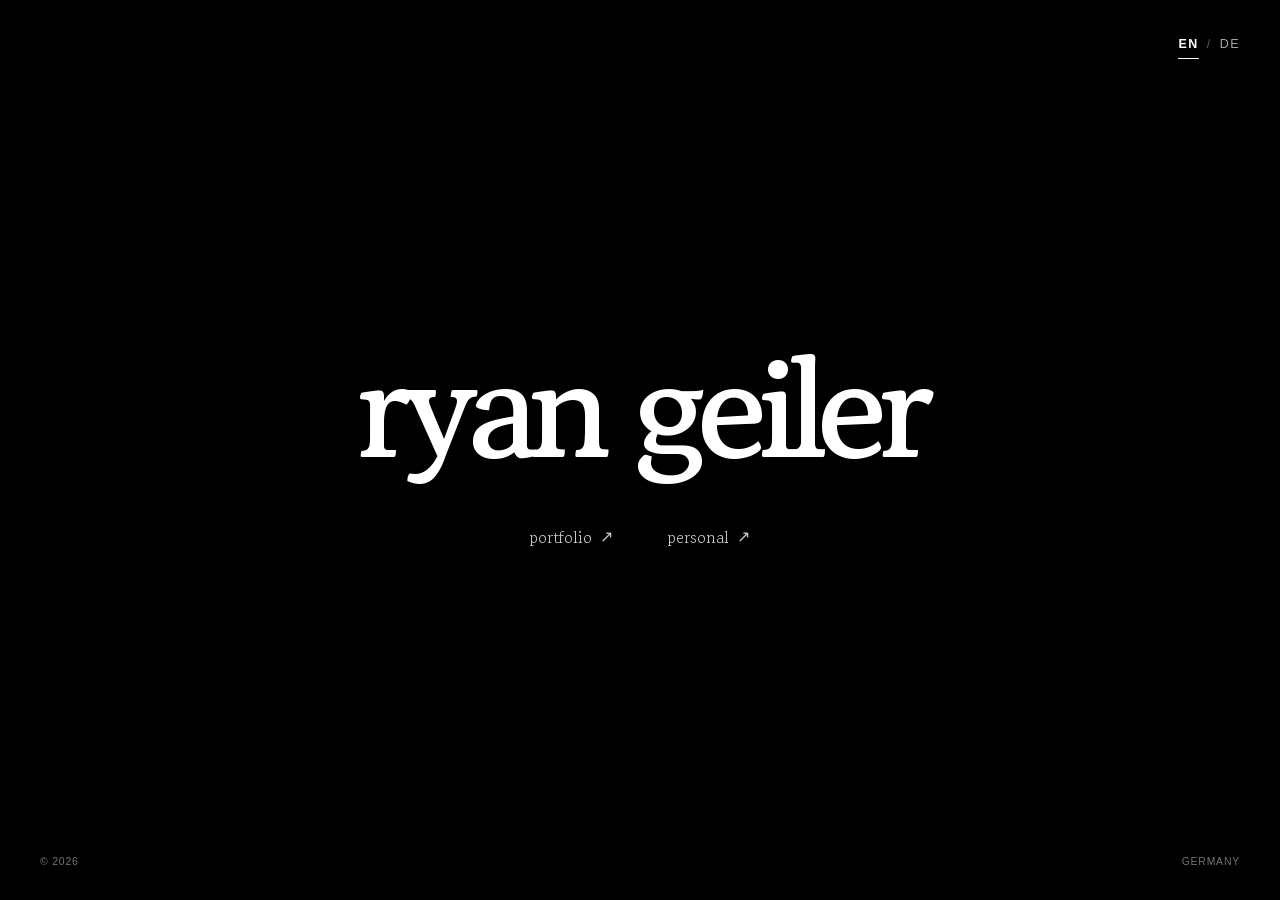
<file: index.html>
<!DOCTYPE html>
<html lang="en">
<head>
    <meta charset="UTF-8">
    <meta name="viewport" content="width=device-width, initial-scale=1.0">

    <title>Ryan Geiler</title>

    <link rel="preconnect" href="https://fonts.googleapis.com">
    <link rel="preconnect" href="https://fonts.gstatic.com" crossorigin>

    <link href="https://fonts.googleapis.com/css2?family=Gowun+Batang:wght@400;700&display=swap" rel="stylesheet">
    <link rel="stylesheet" href="styles.css">
</head>
<body class="landing-page">
    <div class="shooting-star" aria-hidden="true"></div>
    <main class="landing">
        <div class="landing-language" aria-label="Language">
            <a href="#" id="language-en">EN</a><span>/</span><a href="#" id="language-de">DE</a>
        </div>
        <div class="landing-center">
            <h1 class="landing-name">ryan geiler</h1>
            <div class="landing-links">
                <a href="portfolio.html" class="landing-link"><span data-i18n="landing.portfolio">portfolio</span><span class="landing-arrow">↗</span></a>
                <a href="personal.html" class="landing-link"><span data-i18n="landing.personal">personal</span><span class="landing-arrow">↗</span></a>
            </div>
        </div>
        <div class="landing-footer"><span>© 2026</span><span data-i18n="landing.germany">Germany</span></div>
    </main>
    <script src="script.js"></script>
</body>
</html>
</file>
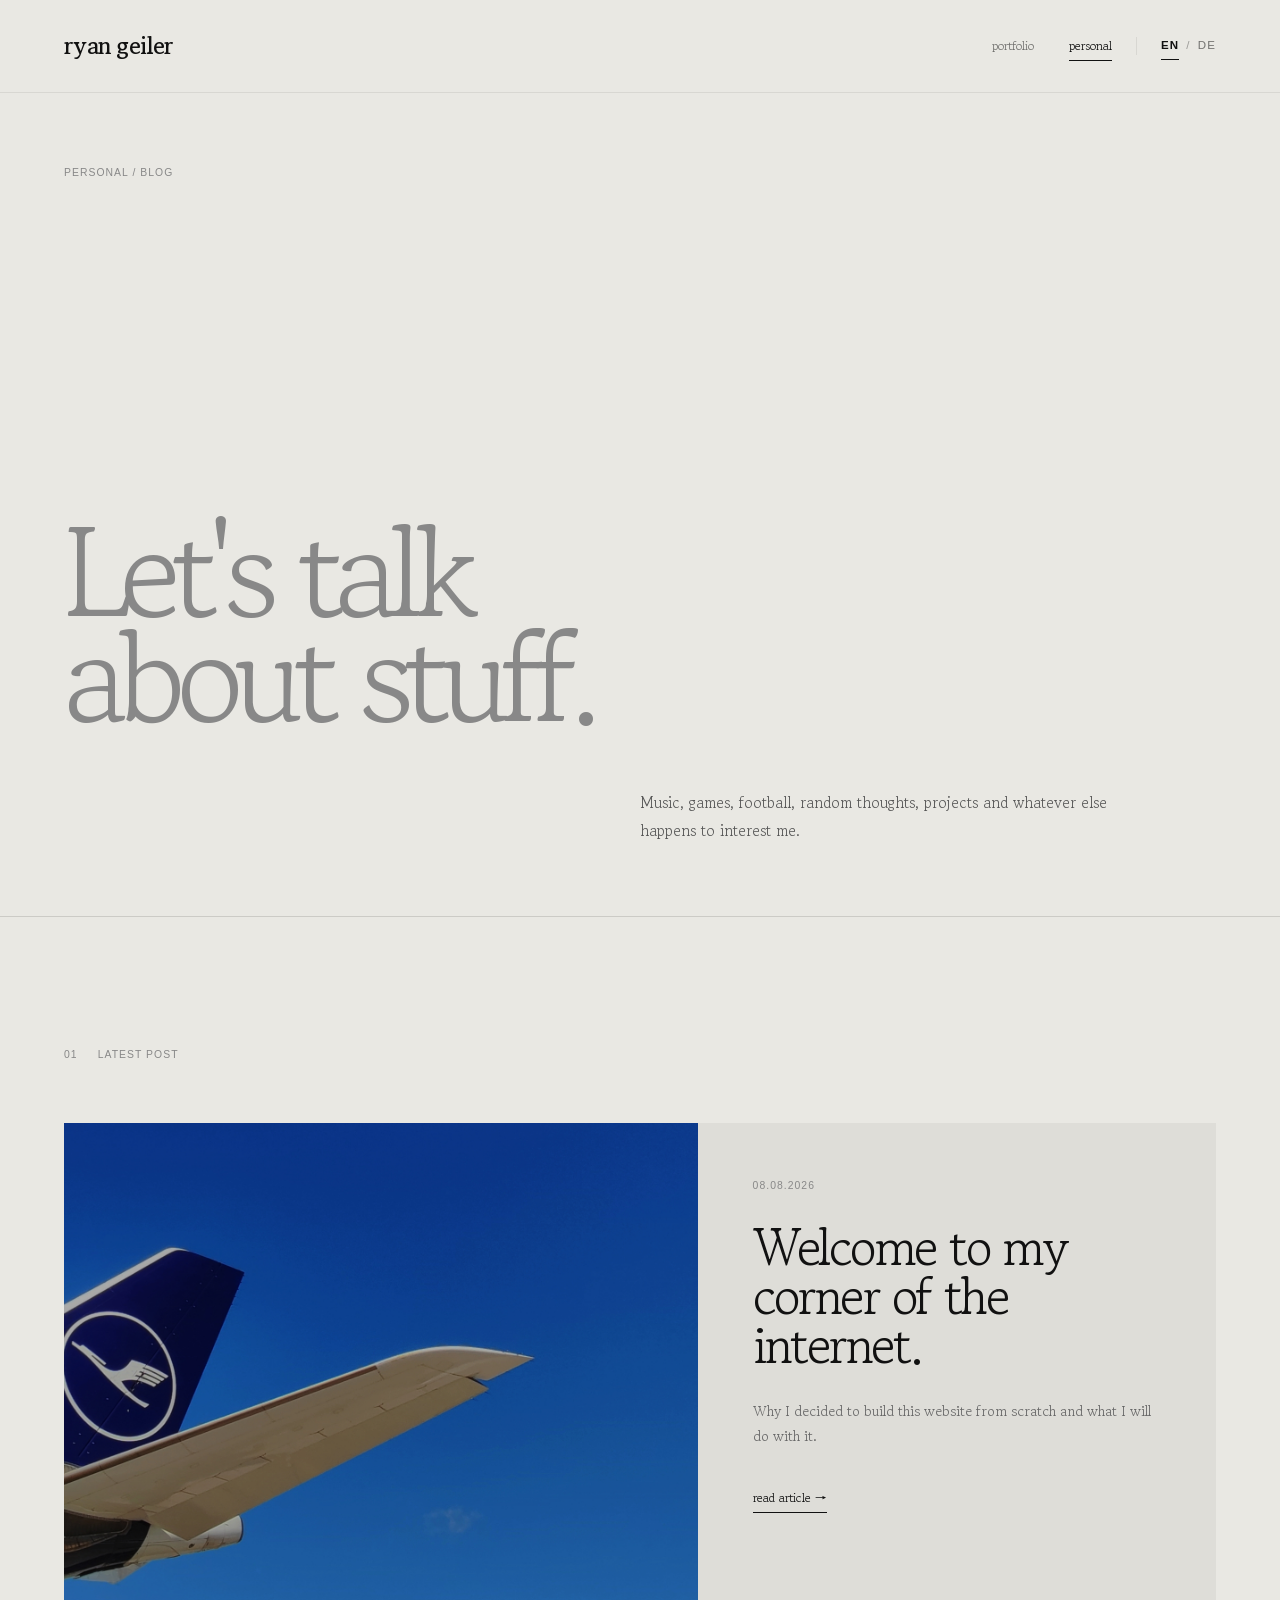
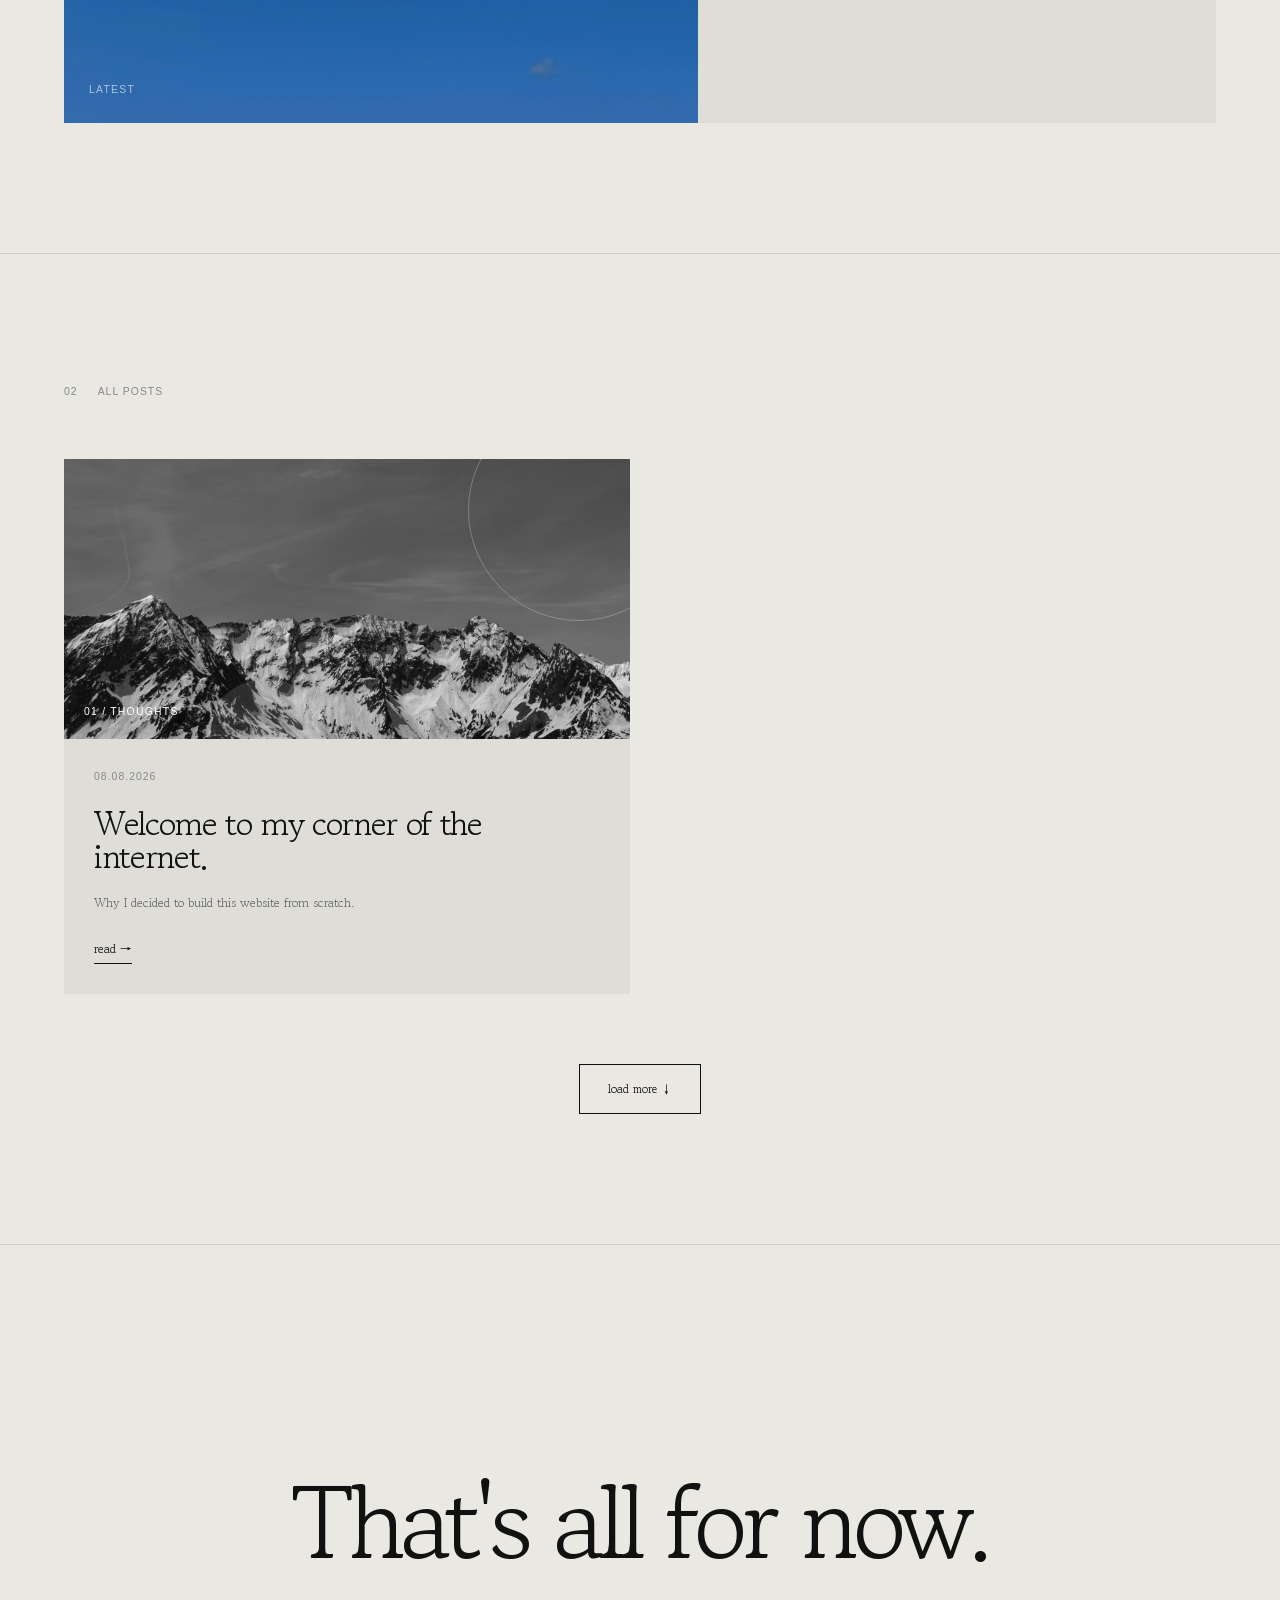
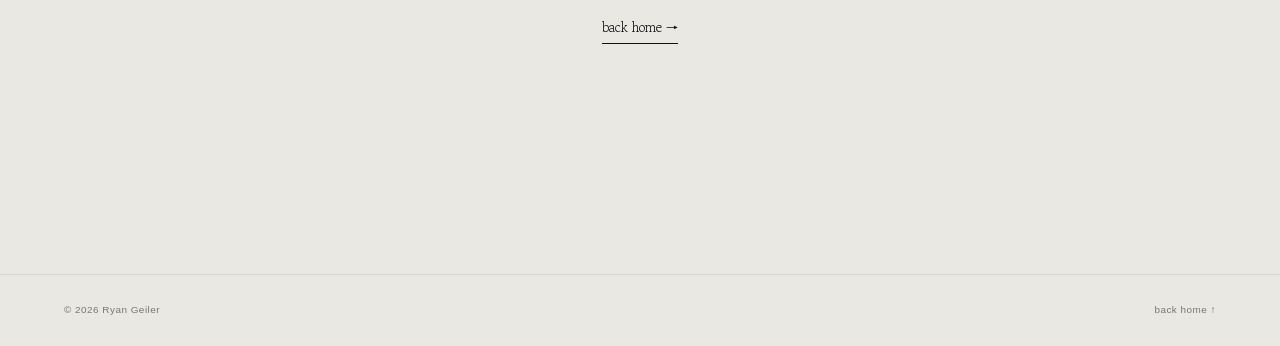
<file: personal.html>
<!DOCTYPE html>
<html lang="en">
<head>
    <meta charset="UTF-8">
    <meta name="viewport" content="width=device-width, initial-scale=1.0">

    <title>Personal - Ryan Geiler</title>

    <link rel="preconnect" href="https://fonts.googleapis.com">
    <link rel="preconnect" href="https://fonts.gstatic.com" crossorigin>

    <link
        href="https://fonts.googleapis.com/css2?family=Gowun+Batang:wght@400;700&display=swap"
        rel="stylesheet"
    >

    <link rel="stylesheet" href="styles.css?v=3">
</head>

<body class="personal-page">

<header class="navigation">

    <a href="index.html" class="navigation-logo">
        ryan geiler
    </a>

    <nav class="navigation-links">

        <div class="navigation-pages">
            <a href="portfolio.html" class="navigation-link" data-i18n="nav.portfolio">
                portfolio
            </a>

            <a href="personal.html" class="navigation-link active" data-i18n="nav.personal">
                personal
            </a>
        </div>

        <span class="navigation-divider" aria-hidden="true"></span>

        <div class="navigation-language" aria-label="Language">
            <a href="#" id="language-en">EN</a>
            <span>/</span>
            <a href="#" id="language-de">DE</a>
        </div>

    </nav>

</header>

<main>

    <section class="personal-hero reveal">

        <div class="personal-label" data-i18n="personal.heroLabel">
            personal / blog
        </div>

        <h1>
            <span data-i18n="personal.heroLine1">Let's talk</span>
            <br>
            <span data-i18n="personal.heroLine2">about stuff.</span>
        </h1>

        <p data-i18n="personal.heroDescription">
            Music, games, football, random thoughts,
            projects and whatever else happens to
            interest me.
        </p>

    </section>

    <section class="personal-featured reveal">

        <div class="personal-section-title">
            <span>01</span>
            <span data-i18n="personal.latestPost">latest post</span>
        </div>

        <button class="featured-post post-trigger" type="button" data-post="post-1">

            <div class="featured-image featured-image-one">
                <span data-i18n="personal.latest">latest</span>
            </div>

            <div class="featured-content">

                <div class="post-date">08.08.2026</div>

                <h2 data-i18n="posts.post1.title">
                    Welcome to my corner 
                    of the internet.
                </h2>

                <p data-i18n="posts.post1.short">
                    Why I decided to build this website from scratch
                    and what I will do with it.
                </p>

                <span class="read-link" data-i18n="personal.readArticle">
                    read article →
                </span>

            </div>

        </button>

    </section>

    <section class="personal-posts reveal">

        <div class="personal-section-title">
            <span>02</span>
            <span data-i18n="personal.allPosts">all posts</span>
        </div>

        <div class="post-grid">

            <button class="post-card post-trigger" type="button" data-post="post-1">
                <div class="post-card-image thoughts">
                    <span data-i18n="postCard.post1.category">01 / thoughts</span>
                </div>
                <div class="post-card-content">
                    <div class="post-date">08.08.2026</div>
                    <h2 data-i18n="posts.post1.title">Welcome to my corner of the internet.</h2>
                    <p data-i18n="posts.post1.card">Why I decided to build this website from scratch.</p>
                    <span class="read-link" data-i18n="personal.read">read →</span>
                </div>
            </button>

<!--            <button class="post-card post-trigger" type="button" data-post="post-2">
                <div class="post-card-image projects">
                    <span data-i18n="postCard.post2.category">02 / music</span>
                </div>
                <div class="post-card-content">
                    <div class="post-date">02.08.2026</div>
                    <h2 data-i18n="posts.post2.title">Songs I've been listening to lately</h2>
                    <p data-i18n="posts.post2.card">A collection of songs that have been on repeat recently.</p>
                    <span class="read-link" data-i18n="personal.read">read →</span>
                </div>
            </button>

            <button class="post-card post-trigger" type="button" data-post="post-3">
                <div class="post-card-image football">
                    <span data-i18n="postCard.post3.category">03 / football</span>
                </div>
                <div class="post-card-content">
                    <div class="post-date">27.07.2026</div>
                    <h2 data-i18n="posts.post3.title">Football, statistics &amp; obsession</h2>
                    <p data-i18n="posts.post3.card">Thoughts about football, data and everything in between.</p>
                    <span class="read-link" data-i18n="personal.read">read →</span>
                </div>
            </button>

            <button class="post-card post-trigger" type="button" data-post="post-4">
                <div class="post-card-image thoughts">
                    <span data-i18n="postCard.post4.category">04 / thoughts</span>
                </div>
                <div class="post-card-content">
                    <div class="post-date">20.07.2026</div>
                    <h2 data-i18n="posts.post4.title">Whatever is on my mind</h2>
                    <p data-i18n="posts.post4.card">Opinions, observations and random thoughts that don't fit anywhere else.</p>
                    <span class="read-link" data-i18n="personal.read">read →</span>
                </div>
            </button>

            <button class="post-card post-trigger post-hidden" type="button" data-post="post-5">
                <div class="post-card-image projects">
                    <span data-i18n="postCard.post5.category">05 / projects</span>
                </div>
                <div class="post-card-content">
                    <div class="post-date">12.07.2026</div>
                    <h2 data-i18n="posts.post5.title">Making weird things for fun</h2>
                    <p data-i18n="posts.post5.card">Random projects, experiments and things I built simply because I could.</p>
                    <span class="read-link" data-i18n="personal.read">read →</span>
                </div>
            </button>

            <button class="post-card post-trigger post-hidden" type="button" data-post="post-6">
                <div class="post-card-image music">
                    <span data-i18n="postCard.post6.category">06 / music</span>
                </div>
                <div class="post-card-content">
                    <div class="post-date">05.07.2026</div>
                    <h2 data-i18n="posts.post6.title">An unnecessarily long music playlist</h2>
                    <p data-i18n="posts.post6.card">Some songs that somehow ended up becoming a very large playlist.</p>
                    <span class="read-link" data-i18n="personal.read">read →</span>
                </div>
            </button>
        -->
        </div>

        <button class="load-more-button" id="load-more" type="button" data-i18n="personal.loadMore">
            load more ↓
        </button>

    </section>

    <section class="personal-end reveal">

        <h2 data-i18n="personal.endHeading">
            That's all for now.
        </h2>

        <a href="index.html" data-i18n="footer.backHomeArrow">
            back home →
        </a>

    </section>

</main>

<footer class="footer">

    <span>© 2026 Ryan Geiler</span>

    <a href="index.html" data-i18n="footer.backHome">
        back home ↑
    </a>

</footer>

<div class="modal" id="post-modal" aria-hidden="true">

    <div class="modal-backdrop"></div>

    <div class="post-modal-window">

        <button
            class="modal-close"
            type="button"
            aria-label="Close post"
            data-i18n-aria="modal.closePost"
        >
            ×
        </button>

        <div class="post-modal-image featured-image-one" id="post-modal-image">

            <span
                id="post-modal-category"
                data-i18n="posts.post1.category"
            >
                thoughts
            </span>

        </div>

        <div class="post-modal-body">

            <div class="post-modal-meta">

                <span id="post-modal-date">
                    08.08.2026
                </span>

                <span id="post-modal-number">
                    01 / 01
                </span>

            </div>

            <h2
                id="post-modal-title"
                data-i18n="posts.post1.title"
            >
                Welcome to my corner of the internet.
            </h2>

            <div
                class="post-modal-text"
                id="post-modal-text"
            >

                <p data-i18n="posts.post1.text.0">
                    I wanted a place that felt more personal than a traditional
                    portfolio and more flexible than a standard social media profile.
                </p>

                <p data-i18n="posts.post1.text.1">
                    So I decided to build my own website from scratch. The idea is
                    to have one side that represents my professional work, education
                    and projects, while another side is simply a place for everything else.
                </p>

                <p data-i18n="posts.post1.text.2">
                    Music, football, random thoughts, projects I am working on,
                    and whatever else I feel like writing about can live here.
                </p>

                <p data-i18n="posts.post1.text.3">
                    So welcome. I'm happy that you are here. Enjoy your stay.
                </p>

            </div>

            <div class="post-modal-navigation">

                <button
                    type="button"
                    class="post-nav-button"
                    id="post-previous"
                    data-i18n="modal.previous"
                >
                    ← previous
                </button>

                <button
                    type="button"
                    class="post-nav-button"
                    id="post-next"
                    data-i18n="modal.next"
                >
                    next →
                </button>

            </div>

        </div>

    </div>

</div>

<script src="script.js?v=3"></script>

</body>
</html>
</file>
<file: styles.css>
/* Rest */

* {
    margin: 0;
    padding: 0;
    box-sizing: border-box;
}

html {
    scroll-behavior: smooth;
}

body {
    background: #f4f3ef;
    color: #111111;
    font-family: "Gowun Batang", Georgia, serif;
    line-height: 1.5;
}

body.modal-open {
    overflow: hidden;
}

button,
input,
textarea {
    font: inherit;
}

button {
    color: inherit;
}

a {
    color: inherit;
    text-decoration: none;
}

::selection {
    background: #111111;
    color: #ffffff;
}


/* Variables */

:root {
    --black: #0a0a0a;
    --white: #ffffff;
    --cream: #f4f3ef;
    --gray: #777777;
    --light-gray: #d8d7d2;
    --dark-gray: #333333;
}


/* Scroll Reveal */

.reveal {
    opacity: 0;
    transform: translateY(70px);

    transition:
        opacity 0.9s ease,
        transform 0.9s cubic-bezier(0.22, 1, 0.36, 1);
}

.reveal.visible {
    opacity: 1;
    transform: translateY(0);
}


/* Landing Page */

.landing-page {
    width: 100%;
    min-height: 100vh;

    background: #000000;
    color: #ffffff;
}

.landing {
    position: relative;

    width: 100%;
    min-height: 100vh;

    display: flex;
    align-items: center;
    justify-content: center;

    padding: 40px;
}

.landing-center {
    text-align: center;
}

.landing-name {
    font-size: clamp(4.5rem, 11vw, 11rem);

    font-weight: 700;

    letter-spacing: -0.07em;

    line-height: 0.9;
}

.landing-links {
    margin-top: 55px;

    display: flex;
    justify-content: center;
    gap: 55px;
}

.landing-link {
    position: relative;

    display: flex;
    align-items: center;
    gap: 8px;

    padding-bottom: 7px;

    font-size: 1rem;

    opacity: 0.8;

    transition: opacity 0.25s ease;
}

.landing-link:hover {
    opacity: 1;
}

.landing-link::after {
    content: "";

    position: absolute;

    left: 0;
    bottom: 0;

    width: 0;
    height: 1px;

    background: #ffffff;

    transition: width 0.3s ease;
}

.landing-link:hover::after {
    width: 100%;
}

.landing-arrow {
    font-family: Arial, Helvetica, sans-serif;

    transition: transform 0.3s ease;
}

.landing-link:hover .landing-arrow {
    transform: translate(3px, -3px);
}

.landing-language {
    position: absolute;

    top: 35px;
    right: 40px;

    z-index: 5;

    display: flex;
    align-items: center;
    gap: 8px;

    font-family: Arial, Helvetica, sans-serif;

    font-size: 0.78rem;

    letter-spacing: 0.12em;

    text-transform: uppercase;
}

.landing-language a {
    position: relative;
  
    opacity: 0.65;

    transition: opacity 0.25s ease;
}

.landing-language a.active-language {
    opacity: 1;
    font-weight: 700;
}

.landing-language a.active-language::after {
    content: "";

    position: absolute;

    left: 0;
    right: 0;
    bottom: -5px;

    height: 1px;

    background: currentColor;
}

.landing-language a:hover {
    opacity: 1;
}

.landing-language span {
    opacity: 0.35;
}

.landing-footer {
    position: absolute;

    left: 40px;
    right: 40px;
    bottom: 30px;

    display: flex;
    justify-content: space-between;

    font-family: Arial, Helvetica, sans-serif;

    font-size: 0.65rem;

    letter-spacing: 0.08em;

    text-transform: uppercase;

    opacity: 0.45;
}


/* Navigation */

.navigation {
    position: relative;
    z-index: 10;

    width: 100%;

    padding: 28px 5vw;

    display: flex;
    align-items: center;
    justify-content: space-between;

    border-bottom: 1px solid var(--light-gray);
}

.navigation-logo {
    font-size: 1.50rem;

    font-weight: 700;

    letter-spacing: -0.03em;
}

.navigation-links {
    display: flex;
    align-items: center;
    gap: 24px;
}

.navigation-pages {
    display: flex;
    align-items: center;
    gap: 35px;
}

.navigation-language {
    display: flex;
    align-items: center;
    gap: 7px;

    font-family: Arial, Helvetica, sans-serif;

    font-size: 0.72rem;

    letter-spacing: 0.1em;
}

.navigation-language a {
    position: relative;

    opacity: 0.55;

    transition: opacity 0.25s ease;
}

.navigation-language a.active-language {
    opacity: 1;
    font-weight: 700;
}

.navigation-language a.active-language::after {
    content: "";

    position: absolute;

    left: 0;
    right: 0;
    bottom: -5px;

    height: 1px;

    background: currentColor;
}

.navigation-language a:hover {
    opacity: 1;
}

.navigation-language span {
    opacity: 0.35;
}

.navigation-divider {
    width: 1px;
    height: 18px;

    background: var(--light-gray);
}

.navigation-link {
    position: relative;

    font-size: 0.8rem;

    opacity: 0.55;

    transition: opacity 0.25s ease;
}

.navigation-link:hover,
.navigation-link.active {
    opacity: 1;
}

.navigation-link::after {
    content: "";

    position: absolute;

    left: 0;
    bottom: -5px;

    width: 0;
    height: 1px;

    background: currentColor;

    transition: width 0.25s ease;
}

.navigation-link:hover::after,
.navigation-link.active::after {
    width: 100%;
}


/* Portfolio: Hero */

.portfolio-page {
    background: var(--cream);
}

.portfolio-hero {
    width: 100%;
    min-height: calc(100vh - 77px);

    padding: 8vh 5vw 7vh;

    display: flex;
    flex-direction: column;
    justify-content: space-between;
}

.hero-label {
    display: flex;
    gap: 20px;

    color: var(--gray);

    font-family: Arial, Helvetica, sans-serif;

    font-size: 0.7rem;

    letter-spacing: 0.12em;

    text-transform: uppercase;
}

.section-number {
    color: #999999;
}

.hero-content {
    display: grid;
    grid-template-columns: 65% 35%;

    gap: 50px;

    align-items: end;
}

.hero-content h1 {
    font-size: clamp(5rem, 10vw, 11rem);

    font-weight: 400;

    letter-spacing: -0.075em;

    line-height: 0.82;
}

.hero-content h1 span {
    color: #777777;
}

.hero-description {
    padding-bottom: 10px;
}

.hero-description p {
    max-width: 380px;

    color: #555555;

    font-size: 1rem;

    line-height: 1.7;
}

.scroll-indicator {
    display: block;

    margin-top: 80px;

    color: #999999;

    font-family: Arial, Helvetica, sans-serif;

    font-size: 0.65rem;

    letter-spacing: 0.08em;

    text-transform: uppercase;
}


/* Portfolio: Sections */

.portfolio-section {
    width: 100%;

    padding: 140px 5vw;

    display: grid;
    grid-template-columns: 20% 80%;

    border-top: 1px solid var(--light-gray);
}

.section-label {
    display: flex;
    flex-direction: column;

    gap: 8px;

    color: #777777;

    font-family: Arial, Helvetica, sans-serif;

    font-size: 0.65rem;

    letter-spacing: 0.1em;

    text-transform: uppercase;
}


/* Portfolio: About */

.about-content {
    max-width: 1000px;
}

.about-content h2 {
    max-width: 900px;

    font-size: clamp(3rem, 5.5vw, 6rem);

    font-weight: 400;

    letter-spacing: -0.055em;

    line-height: 0.95;
}

.about-columns {
    max-width: 800px;

    margin-top: 70px;

    display: grid;
    grid-template-columns: 1fr 1fr;

    gap: 60px;
}

.about-columns p {
    color: #555555;

    font-size: 0.95rem;

    line-height: 1.8;
}


/* Portfolio: Experience */

.experience-container {
    display: grid;
    grid-template-columns: 1fr 1fr;

    gap: 20px;
}

.experience-card {
    min-height: 420px;

    padding: 35px;

    display: flex;
    flex-direction: column;

    background: #ebeae5;

    border: 1px solid #deddd8;

    transition:
        transform 0.35s ease,
        background 0.35s ease;
}

.experience-card:hover {
    transform: translateY(-6px);

    background: #e5e4df;
}

.experience-top {
    display: flex;
    justify-content: space-between;

    color: #888888;

    font-family: Arial, Helvetica, sans-serif;

    font-size: 0.6rem;

    letter-spacing: 0.1em;

    text-transform: uppercase;
}

.experience-card h3 {
    margin-top: auto;

    font-size: 2.3rem;

    font-weight: 400;

    letter-spacing: -0.04em;

    line-height: 1;
}

.experience-company {
    margin-top: 10px;

    color: #777777;

    font-size: 0.9rem;
}

.experience-description {
    max-width: 450px;

    margin-top: 30px;

    color: #555555;

    font-size: 0.85rem;

    line-height: 1.7;
}

.card-tags {
    display: flex;
    flex-wrap: wrap;

    gap: 7px;

    margin-top: 30px;
}

.card-tags span {
    padding: 6px 10px;

    border: 1px solid #c9c8c3;

    border-radius: 100px;

    color: #666666;

    font-family: Arial, Helvetica, sans-serif;

    font-size: 0.6rem;

    text-transform: uppercase;
}


/* Portfolio: Education */

.education-container {
    width: 100%;
}

.education-card {
    min-height: 180px;

    padding: 35px 0;

    display: grid;
    grid-template-columns: 18% 1fr auto;

    align-items: center;

    border-top: 1px solid var(--light-gray);

    transition: padding 0.3s ease;
}

.education-card:last-child {
    border-bottom: 1px solid var(--light-gray);
}

.education-card:hover {
    padding-left: 20px;
    padding-right: 20px;
}

.education-year {
    color: #888888;

    font-family: Arial, Helvetica, sans-serif;

    font-size: 0.7rem;
}

.education-type {
    color: #999999;

    font-family: Arial, Helvetica, sans-serif;

    font-size: 0.6rem;

    letter-spacing: 0.1em;
}

.education-main h3 {
    margin-top: 8px;

    font-size: clamp(1.8rem, 3vw, 3rem);

    font-weight: 400;

    letter-spacing: -0.04em;

    line-height: 1;
}

.education-main p {
    margin-top: 10px;

    color: #777777;

    font-size: 0.85rem;
}

.education-arrow {
    font-family: Arial, Helvetica, sans-serif;

    font-size: 1.5rem;

    transition: transform 0.3s ease;
}

.education-arrow:hover {
    transform: translate(5px, -5px);
}

.education-card:hover .education-arrow {
    transform: translate(5px, -5px);
}


/* Portfolio: Projects */

.projects-grid {
    display: grid;

    grid-template-columns: repeat(2, 1fr);

    gap: 20px;
}

.project-card {
    width: 100%;

    padding: 0;

    display: flex;
    flex-direction: column;

    border: 1px solid #deddd8;

    background: #ebeae5;

    overflow: hidden;

    text-align: left;

    cursor: pointer;

    transition:
        transform 0.35s ease,
        box-shadow 0.35s ease;
}

.project-card:hover {
    transform: translateY(-7px);

    box-shadow: 0 20px 50px rgba(0, 0, 0, 0.06);
}

.project-large {
    grid-column: span 2;
}

.project-image {
    position: relative;

    width: 100%;
    height: 320px;

    padding: 20px;

    display: flex;
    align-items: flex-start;
    justify-content: flex-end;

    overflow: hidden;
}

.project-image img {
    width: 100%;
    height: 100%;
    object-fit: cover;
    display: block;
}

.project-large .project-image {
    height: 450px;
}

.project-image span {
    position: relative;
    z-index: 2;

    color: rgba(255, 255, 255, 0.7);

    font-family: Arial, Helvetica, sans-serif;

    font-size: 0.7rem;
}

.project-image-one {
    background: #171717 url("images/projects/sc-freiburg.svg") center / cover no-repeat;
}

.project-image-one::before {
    content: "";

    display: none;

    position: absolute;

    width: 500px;
    height: 500px;

    left: -100px;
    bottom: -280px;

    border-radius: 50%;

    background: #333333;
}

.project-image-one::after {
    content: "";

    display: none;

    position: absolute;

    width: 250px;
    height: 250px;

    right: 10%;
    top: 20%;

    border: 1px solid #666666;

    border-radius: 50%;
}

.project-image-two {
    background: #262626 url("images/projects/lethalcompany.jpg") center / cover no-repeat;
}

.project-image-two::before {
    content: "";

    display: none;

    position: absolute;

    width: 220px;
    height: 220px;

    left: 20%;
    top: 20%;

    border-radius: 50%;

    background: #555555;
}

.project-image-two::after {
    content: "";

    display: none;

    position: absolute;

    width: 100px;
    height: 100px;

    right: 20%;
    bottom: 15%;

    border-radius: 50%;

    background: #999999;
}

.project-image-three {
    background: #d4d3ce url("images/projects/bachelorthesis2.jpg") center / cover no-repeat;
}

.project-image-three::before {
    content: "";

    display: none;

    position: absolute;

    width: 300px;
    height: 300px;

    left: -80px;
    top: -100px;

    border: 1px solid #999999;

    border-radius: 50%;
}

.project-image-three::after {
    content: "";

    display: none;

    position: absolute;

    width: 180px;
    height: 180px;

    right: 20%;
    bottom: -70px;

    border-radius: 50%;

    background: #888888;
}

.project-info {
    padding: 28px 30px 0;

    display: flex;
    justify-content: space-between;

    gap: 30px;
}

.project-info h3 {
    font-size: 2rem;

    font-weight: 400;

    letter-spacing: -0.04em;

    line-height: 1;
}

.project-info p {
    max-width: 500px;

    margin-top: 12px;

    color: #777777;

    font-size: 0.8rem;
}

.project-link {
    font-family: Arial, Helvetica, sans-serif;

    font-size: 1.3rem;

    transition: transform 0.3s ease;
}

.project-card:hover .project-link {
    transform: translate(4px, -4px);
}

.project-tags {
    padding: 20px 30px 30px;

    display: flex;
    flex-wrap: wrap;

    gap: 7px;
}

.project-tags span {
    padding: 5px 9px;

    border: 1px solid #c9c8c3;

    border-radius: 100px;

    color: #777777;

    font-family: Arial, Helvetica, sans-serif;

    font-size: 0.58rem;

    text-transform: uppercase;
}


/* Portfolio: Skills */

.skills-container {
    max-width: 1000px;
}

.skills-container h2 {
    margin-bottom: 60px;

    font-size: clamp(3rem, 5vw, 5rem);

    font-weight: 400;

    letter-spacing: -0.05em;
}

.skills-list {
    display: flex;
    flex-wrap: wrap;

    gap: 10px;
}

.skills-list span {
    padding: 13px 20px;

    border: 1px solid #c9c8c3;

    border-radius: 100px;

    font-size: 0.8rem;

    transition:
        background 0.25s ease,
        color 0.25s ease;
}

.skills-list span:hover {
    background: #111111;

    color: #ffffff;
}


/* Portfolio: Contact */

.portfolio-contact {
    min-height: 80vh;

    padding: 100px 5vw;

    display: flex;
    flex-direction: column;
    align-items: center;
    justify-content: center;

    text-align: center;

    border-top: 1px solid var(--light-gray);
}

.contact-small {
    margin-bottom: 25px;

    color: #888888;

    font-family: Arial, Helvetica, sans-serif;

    font-size: 0.65rem;

    letter-spacing: 0.12em;

    text-transform: uppercase;
}

.portfolio-contact h2 {
    font-size: clamp(5rem, 11vw, 11rem);

    font-weight: 400;

    letter-spacing: -0.07em;

    line-height: 0.85;
}

.portfolio-contact > a {
    margin-top: 55px;

    padding-bottom: 8px;

    border-bottom: 1px solid #111111;

    font-size: 1rem;
}


/* Personal: Hero */

.personal-page {
    background: #e9e8e3;
}

.personal-hero {
    min-height: calc(100vh - 77px);

    padding: 8vh 5vw;

    display: flex;
    flex-direction: column;
    justify-content: center;
}

.personal-label {
    margin-bottom: auto;

    color: #888888;

    font-family: Arial, Helvetica, sans-serif;

    font-size: 0.65rem;

    letter-spacing: 0.1em;

    text-transform: uppercase;
}

.personal-hero h1 {
    margin-top: 15vh;

    font-size: clamp(5rem, 10vw, 11rem);

    font-weight: 400;

    letter-spacing: -0.075em;

    line-height: 0.82;
}

.personal-hero h1 span {
    color: #888888;
}

.personal-hero > p {
    max-width: 500px;

    margin-top: 60px;
    margin-left: 50%;

    color: #555555;

    font-size: 0.95rem;

    line-height: 1.8;
}


/* Personal: Sections */

.personal-featured,
.personal-posts {
    padding: 130px 5vw;

    border-top: 1px solid #cccbc6;
}

.personal-section-title {
    margin-bottom: 60px;

    display: flex;

    gap: 20px;

    color: #888888;

    font-family: Arial, Helvetica, sans-serif;

    font-size: 0.65rem;

    letter-spacing: 0.1em;

    text-transform: uppercase;
}


/* Personal: Latest Post */

.featured-post {
    width: 100%;
    max-width: 1300px;

    margin: 0 auto;

    padding: 0;

    display: grid;
    grid-template-columns: 55% 45%;

    border: 0;

    background: #deddd8;

    text-align: left;

    cursor: pointer;

    overflow: hidden;

    transition:
        transform 0.35s ease,
        box-shadow 0.35s ease;
}

.featured-post:hover {
    transform: translateY(-7px);

    box-shadow: 0 25px 60px rgba(0, 0, 0, 0.08);
}

.featured-image {
    min-height: 600px;

    padding: 25px;

    display: flex;
    align-items: flex-end;

    color: #ffffff;
}

.featured-image-one {
    background: #1a1a1a url("images/posts/post-1.jpg") center / cover no-repeat;
}

.featured-image span {
    font-family: Arial, Helvetica, sans-serif;

    font-size: 0.65rem;

    letter-spacing: 0.12em;

    text-transform: uppercase;

    opacity: 0.6;
}

.featured-content {
    padding: 55px;

    display: flex;
    flex-direction: column;
    justify-content: center;
}

.post-date {
    margin-bottom: 30px;

    color: #888888;

    font-family: Arial, Helvetica, sans-serif;

    font-size: 0.65rem;

    letter-spacing: 0.1em;

    text-transform: uppercase;
}

.featured-content h2 {
    font-size: clamp(2.8rem, 4vw, 4.5rem);

    font-weight: 400;

    letter-spacing: -0.05em;

    line-height: 0.95;
}

.featured-content p {
    max-width: 450px;

    margin-top: 30px;

    color: #666666;

    font-size: 0.9rem;

    line-height: 1.7;
}

.read-link {
    align-self: flex-start;

    margin-top: 40px;

    padding-bottom: 5px;

    border-bottom: 1px solid #111111;

    font-size: 0.8rem;
}


/* Personal: All Posts */

.post-grid {
    max-width: 1300px;

    margin: 0 auto;

    display: grid;

    grid-template-columns: repeat(2, 1fr);

    gap: 20px;
}

.post-card {
    width: 100%;

    padding: 0;

    border: 0;

    background: #deddd8;

    text-align: left;

    cursor: pointer;

    overflow: hidden;

    transition:
        transform 0.35s ease,
        box-shadow 0.35s ease;
}

.post-card:hover {
    transform: translateY(-7px);

    box-shadow: 0 20px 50px rgba(0, 0, 0, 0.07);
}

.post-card-image {
    position: relative;

    height: 280px;

    padding: 20px;

    display: flex;
    align-items: flex-end;

    overflow: hidden;

    color: #ffffff;

    font-family: Arial, Helvetica, sans-serif;

    font-size: 0.65rem;

    letter-spacing: 0.12em;

    text-transform: uppercase;
}

.post-card-image::before {
    content: "";

    position: absolute;

    width: 220px;
    height: 220px;

    right: -60px;
    top: -60px;

    border: 1px solid rgba(255, 255, 255, 0.25);

    border-radius: 50%;
}

.post-card-image::after {
    content: "";

    position: absolute;

    width: 120px;
    height: 120px;

    left: 25%;
    bottom: -60px;

    border-radius: 50%;

    background: rgba(255, 255, 255, 0.12);
}

.post-card-image span {
    position: relative;
    z-index: 2;
}

.music {
    background: #242424 url("images/posts/music.jpg") center / cover no-repeat;
}

.projects {
    background: #5c5b56 url("images/posts/projects.jpg") center / cover no-repeat;
}

.football {
    background: #1c1c1c url("images/posts/football.jpg") center / cover no-repeat;
}

.thoughts {
    background: #96958e url("images/posts/thoughts.jpg") center / cover no-repeat;
}

.post-card-content {
    padding: 30px;
}

.post-card-content .post-date {
    margin-bottom: 22px;
}

.post-card-content h2 {
    max-width: 500px;

    font-size: 2.1rem;

    font-weight: 400;

    letter-spacing: -0.04em;

    line-height: 1;
}

.post-card-content p {
    max-width: 450px;

    margin-top: 18px;

    color: #666666;

    font-size: 0.8rem;

    line-height: 1.7;
}

.post-card-content .read-link {
    display: inline-block;

    margin-top: 25px;
}


/* Personal: Load More */

.post-hidden {
    display: none;
}

.load-more-button {
    display: block;

    margin: 70px auto 0;

    padding: 15px 28px;

    border: 1px solid #111111;

    background: transparent;

    cursor: pointer;

    font-size: 0.75rem;

    transition:
        background 0.25s ease,
        color 0.25s ease;
}

.load-more-button:hover {
    background: #111111;

    color: #ffffff;
}

.load-more-button.hidden {
    display: none;
}


/* Personal: End Section */

.personal-end {
    min-height: 70vh;

    padding: 100px 5vw;

    display: flex;
    flex-direction: column;
    align-items: center;
    justify-content: center;

    text-align: center;

    border-top: 1px solid #cccbc6;
}

.personal-end h2 {
    font-size: clamp(4rem, 8vw, 8rem);

    font-weight: 400;

    letter-spacing: -0.06em;

    line-height: 0.9;
}

.personal-end a {
    margin-top: 50px;

    padding-bottom: 5px;

    border-bottom: 1px solid #111111;

    font-size: 0.85rem;
}


/* Page Footer */

.footer {
    padding: 28px 5vw;

    display: flex;
    align-items: center;
    justify-content: space-between;

    border-top: 1px solid var(--light-gray);

    color: #777777;

    font-family: Arial, Helvetica, sans-serif;

    font-size: 0.62rem;

    letter-spacing: 0.05em;
}


/* Page Modals */

.modal {
    position: fixed;

    inset: 0;

    z-index: 1000;

    display: flex;
    align-items: center;
    justify-content: center;

    padding: 30px;

    visibility: hidden;
    pointer-events: none;
}

.modal.open {
    visibility: visible;
    pointer-events: auto;
}

.modal.open {
    visibility: visible;
}

.modal-backdrop {
    position: absolute;

    inset: 0;

    background: rgba(0, 0, 0, 0.72);

    opacity: 0;

    transition: opacity 0.4s ease;
}

.modal.open .modal-backdrop {
    opacity: 1;
}


/* Project: Modal */

.modal-window {
    position: relative;
    z-index: 2;

    width: min(1000px, 100%);

    max-height: 90vh;

    overflow-y: auto;

    padding: 50px;

    background: #ebeae5;

    transform: translateY(80px);

    opacity: 0;

    transition:
        transform 0.5s cubic-bezier(0.22, 1, 0.36, 1),
        opacity 0.4s ease;
}

.modal.open .modal-window {
    transform: translateY(0);

    opacity: 1;
}

.modal-close {
    position: absolute;
    z-index: 10;

    top: 20px;
    right: 25px;

    width: 35px;
    height: 35px;

    border: 0;

    background: transparent;

    cursor: pointer;

    font-family: Arial, Helvetica, sans-serif;

    font-size: 1.8rem;

    font-weight: 200;

    line-height: 1;

    opacity: 0.5;

    transition: opacity 0.2s ease;
}

.modal-close:hover {
    opacity: 1;
}

.modal-top {
    display: flex;

    gap: 20px;

    color: #888888;

    font-family: Arial, Helvetica, sans-serif;

    font-size: 0.65rem;

    letter-spacing: 0.1em;

    text-transform: uppercase;
}

.modal-content {
    padding-top: 80px;
}

.modal-content h2 {
    max-width: 800px;

    font-size: clamp(3.5rem, 7vw, 7rem);

    font-weight: 400;

    letter-spacing: -0.06em;

    line-height: 0.9;
}

.modal-date {
    margin-top: 20px;

    color: #888888;

    font-family: Arial, Helvetica, sans-serif;

    font-size: 0.7rem;
}

.modal-description {
    max-width: 700px;

    margin-top: 50px;

    color: #444444;

    font-size: 1rem;

    line-height: 1.8;
}

.modal-details {
    margin-top: 70px;

    display: grid;
    grid-template-columns: 1fr 1fr;

    gap: 60px;

    padding-top: 30px;

    border-top: 1px solid #ccccca;
}

.modal-detail > span {
    color: #888888;

    font-family: Arial, Helvetica, sans-serif;

    font-size: 0.6rem;

    letter-spacing: 0.1em;

    text-transform: uppercase;
}

.modal-detail p {
    margin-top: 15px;

    color: #555555;

    font-size: 0.85rem;

    line-height: 1.7;
}

.modal-tags {
    margin-top: 15px;

    display: flex;
    flex-wrap: wrap;

    gap: 7px;
}

.modal-tags span {
    padding: 7px 11px;

    border: 1px solid #c9c8c3;

    border-radius: 100px;

    font-family: Arial, Helvetica, sans-serif;

    font-size: 0.6rem;
}

.modal-github {
    display: inline-block;

    margin-top: 60px;

    padding-bottom: 7px;

    border-bottom: 1px solid #111111;

    font-size: 0.85rem;
}


/* Posting Modal */

.post-modal-window {
    position: relative;
    z-index: 2;

    width: min(1100px, 100%);
    max-height: calc(100vh - 60px);

    display: flex;
    flex-direction: column;

    overflow: hidden;

    background: #deddd8;

    transform: translateY(80px);

    opacity: 0;

    transition:
        transform 0.5s cubic-bezier(0.22, 1, 0.36, 1),
        opacity 0.4s ease;
}

.post-modal-window {
    box-sizing: border-box;
}

.post-modal-body {
    box-sizing: border-box;
}

.post-modal-text p {
    margin: 0;
}

.post-modal-text p + p {
    margin-top: 25px;
}

.modal.open .post-modal-window {
    transform: translateY(0);

    opacity: 1;
}

.post-modal-image {
    position: relative;

    flex: 0 0 400px;
    height: 400px;

    padding: 25px;

    display: flex;
    align-items: flex-end;

    color: #ffffff;

    overflow: hidden;
}

.post-modal-image::before {
    content: "";

    display: none;

    position: absolute;

    width: 350px;
    height: 350px;

    right: -80px;
    top: -100px;

    border: 1px solid rgba(255, 255, 255, 0.25);

    border-radius: 50%;
}

.post-modal-image::after {
    content: "";

    display: none;

    position: absolute;

    width: 180px;
    height: 180px;

    left: 30%;
    bottom: -80px;

    border-radius: 50%;

    background: rgba(255, 255, 255, 0.12);
}

.post-modal-image span {
    position: relative;
    z-index: 2;

    font-family: Arial, Helvetica, sans-serif;

    font-size: 0.65rem;

    letter-spacing: 0.12em;

    text-transform: uppercase;
}

.post-modal-body {
    padding: 55px;
    overflow-y: auto;
    min-height: 0;
}

.post-modal-meta {
    display: flex;
    justify-content: space-between;

    color: #888888;

    font-family: Arial, Helvetica, sans-serif;

    font-size: 0.65rem;

    letter-spacing: 0.1em;

    text-transform: uppercase;
}

.post-modal-body h2 {
    max-width: 900px;

    margin-top: 50px;

    font-size: clamp(3rem, 6vw, 6rem);

    font-weight: 400;

    letter-spacing: -0.06em;

    line-height: 0.9;
}

.post-modal-text {
    max-width: 700px;

    margin-top: 55px;

    color: #444444;

    font-size: 0.95rem;

    line-height: 1.9;
    overflow-wrap: anywhere;
}

.post-modal-text p + p {
    margin-top: 25px;
}

.post-modal-navigation {
    margin-top: 70px;

    padding-top: 25px;

    display: flex;
    justify-content: space-between;

    border-top: 1px solid #c4c3be;
}

.post-nav-button {
    padding: 8px 0;

    border: 0;

    border-bottom: 1px solid #111111;

    background: transparent;

    cursor: pointer;

    font-size: 0.75rem;

    transition: opacity 0.2s ease;
}

.post-nav-button:hover {
    opacity: 0.5;
}


/* Responsive Pages */

@media (max-width: 900px) {

    .hero-content {
        grid-template-columns: 1fr;
    }

    .hero-description {
        max-width: 500px;
    }

    .scroll-indicator {
        margin-top: 40px;
    }

    .portfolio-section {
        grid-template-columns: 1fr;

        gap: 60px;
    }

    .experience-container {
        grid-template-columns: 1fr;
    }

    .featured-post {
        grid-template-columns: 1fr;
    }

    .featured-image {
        min-height: 400px;
    }

    .personal-hero > p {
        margin-left: 0;
    }

    .modal-details {
        grid-template-columns: 1fr;
    }
}


@media (max-width: 700px) {

    .navigation {
        padding: 24px;
    }

    .navigation-links {
        gap: 18px;
    }

    .navigation-pages {
        gap: 20px;
    }

    .navigation-language {
        gap: 6px;
        font-size: 0.68rem;
    }

    .navigation-divider {
        height: 16px;
    }

    .landing-language {
        top: 25px;
        right: 25px;
        font-size: 0.74rem;
    }

    .landing {
        padding: 25px;
    }

    .landing-name {
        font-size: 17vw;
    }

    .landing-links {
        margin-top: 40px;

        gap: 30px;
    }

    .landing-footer {
        left: 25px;
        right: 25px;
        bottom: 20px;
    }

    .portfolio-hero {
        min-height: calc(100vh - 70px);

        padding: 50px 25px;
    }

    .hero-content h1 {
        font-size: 18vw;
    }

    .portfolio-section {
        padding: 90px 25px;
    }

    .about-columns {
        grid-template-columns: 1fr;

        gap: 25px;

        margin-top: 45px;
    }

    .education-card {
        grid-template-columns: 1fr auto;

        gap: 20px;
    }

    .education-year {
        grid-column: 1 / -1;
    }

    .projects-grid {
        grid-template-columns: 1fr;
    }

    .project-large {
        grid-column: span 1;
    }

    .project-large .project-image,
    .project-image {
        height: 300px;
    }

    .personal-hero {
        min-height: calc(100vh - 70px);

        padding: 50px 25px;
    }

    .personal-hero h1 {
        font-size: 18vw;
    }

    .personal-hero > p {
        margin-top: 40px;
    }

    .personal-featured,
    .personal-posts {
        padding: 90px 25px;
    }

    .featured-content {
        padding: 35px;
    }

    .post-grid {
        grid-template-columns: 1fr;
    }

    .portfolio-contact {
        min-height: 70vh;

        padding: 80px 25px;
    }

    .footer {
        padding: 24px 25px;
    }

    .modal {
        padding: 15px;
    }

    .modal-window {
        padding: 30px;

        max-height: 95vh;
    }

    .modal-content {
        padding-top: 60px;
    }

    .post-modal-window {
        max-height: calc(100vh - 30px);
    }

    .post-modal-image {
        flex-basis: 280px;
        height: 280px;
    }

    .post-modal-body {
        padding: 30px;
    }
}


@media (max-width: 450px) {

    .navigation {
        align-items: flex-start;
    }

    .navigation-links {
        flex-direction: row;
        align-items: center;
        gap: 12px;
    }

    .navigation-pages {
        gap: 14px;
    }

    .navigation-divider {
        height: 15px;
    }

    .navigation-language {
        gap: 5px;
        font-size: 0.62rem;
    }

    .landing-language {
        top: 20px;
        right: 20px;
    }

    .landing-links {
        flex-direction: column;

        gap: 18px;
    }

    .hero-content h1,
    .personal-hero h1 {
        font-size: 20vw;
    }

    .experience-card {
        min-height: 380px;

        padding: 25px;
    }

    .experience-card h3 {
        font-size: 1.9rem;
    }

    .education-main h3 {
        font-size: 1.7rem;
    }

    .project-info {
        padding: 22px 20px 0;
    }

    .project-info h3 {
        font-size: 1.6rem;
    }

    .project-tags {
        padding: 15px 20px 22px;
    }

    .featured-content {
        padding: 28px;
    }

    .post-card-content {
        padding: 25px;
    }

    .post-card-content h2 {
        font-size: 1.8rem;
    }

    .modal-window {
        padding: 25px;
    }

    .modal-content h2 {
        font-size: 3rem;
    }

    .post-modal-body h2 {
        font-size: 3rem;
    }
}

/* Landing Page: Shooting Star */

.shooting-star {
    position: fixed;
    top: 0;
    left: 0;

    width: 3px;
    height: 3px;

    border-radius: 50%;

    background: #ffffff;

    box-shadow:
        0 0 6px rgba(255, 255, 255, 0.95),
        0 0 14px rgba(255, 255, 255, 0.65);

    opacity: 0;

    pointer-events: none;

    z-index: 9999;

    transform: translate3d(-100px, -100px, 0);

    will-change: transform, opacity;
}

.shooting-star::after {
    content: "";

    position: absolute;

    top: 50%;
    right: 2px;

    width: 120px;
    height: 1px;

    transform: translateY(-50%);

    transform-origin: right center;

    background: linear-gradient(
        to left,
        rgba(255, 255, 255, 0.75),
        rgba(255, 255, 255, 0)
    );

    filter: blur(0.4px);
}

.shooting-star.is-shooting {
    animation: shooting-star-flight 1.15s ease-out forwards;
}

@keyframes shooting-star-flight {

    0% {
        opacity: 0;

        transform:
            translate3d(
                var(--star-start-x),
                var(--star-start-y),
                0
            )
            rotate(var(--star-angle));
    }

    10% {
        opacity: 0.9;
    }

    75% {
        opacity: 0.75;
    }

    100% {
        opacity: 0;

        transform:
            translate3d(
                var(--star-end-x),
                var(--star-end-y),
                0
            )
            rotate(var(--star-angle));
    }
}

@media (prefers-reduced-motion: reduce) {

    .shooting-star {
        display: none;
    }

}
</file>
